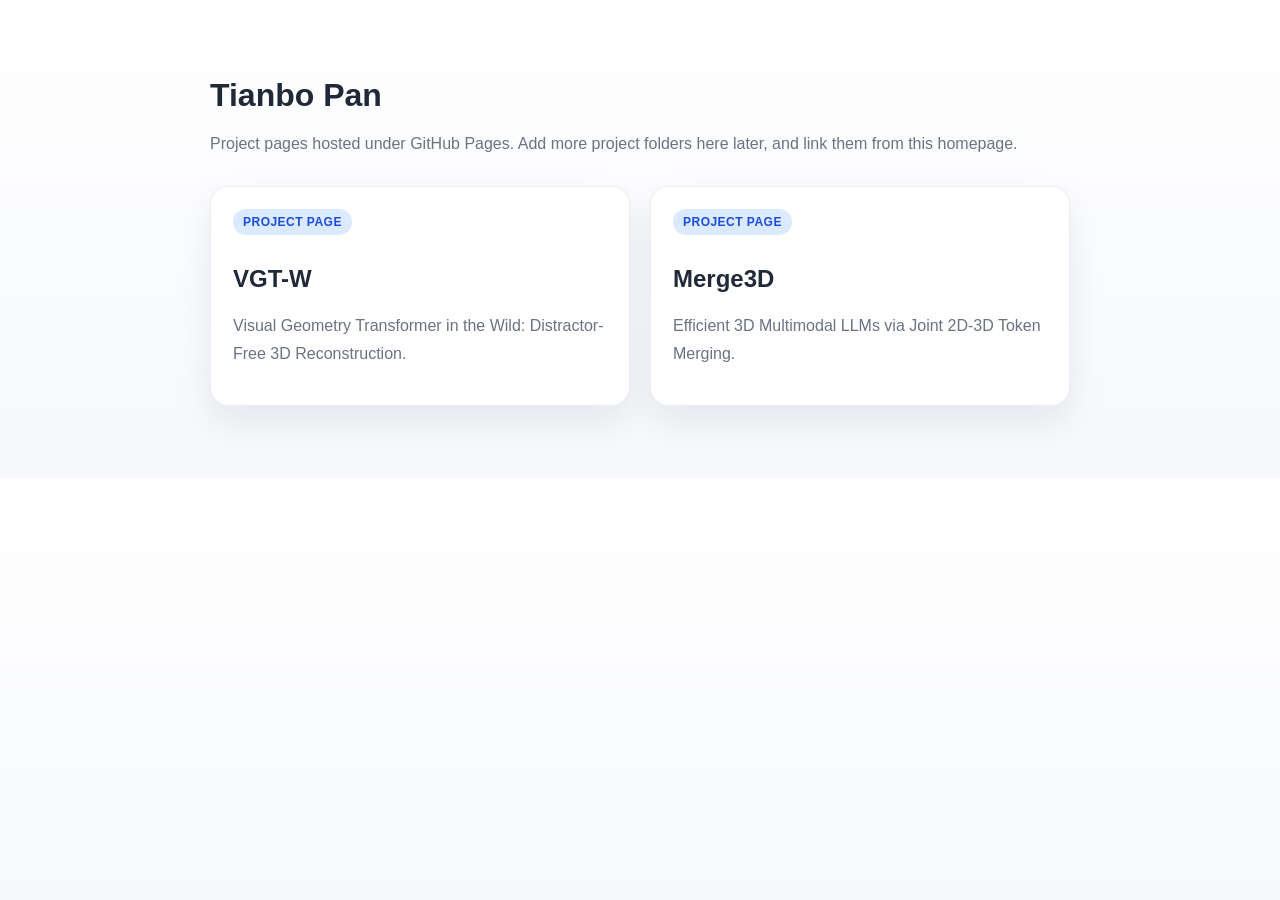
<file: index.html>
<!DOCTYPE html>
<html lang="en">
<head>
  <meta charset="utf-8">
  <meta name="viewport" content="width=device-width, initial-scale=1">
  <title>Tianbo Pan | Project Pages</title>
  <style>
    :root {
      color-scheme: light;
      --bg: #f6f8fc;
      --card: #ffffff;
      --text: #1f2937;
      --muted: #6b7280;
      --accent: #2563eb;
      --border: rgba(148, 163, 184, 0.2);
    }
    * { box-sizing: border-box; }
    body {
      margin: 0;
      font-family: Arial, sans-serif;
      color: var(--text);
      background: linear-gradient(180deg, #ffffff 0%, var(--bg) 100%);
    }
    main {
      max-width: 900px;
      margin: 0 auto;
      padding: 56px 20px 72px;
    }
    h1 { margin-bottom: 0.4rem; }
    p { color: var(--muted); line-height: 1.7; }
    .grid {
      display: grid;
      grid-template-columns: repeat(auto-fit, minmax(260px, 1fr));
      gap: 20px;
      margin-top: 28px;
    }
    .card {
      display: block;
      text-decoration: none;
      color: inherit;
      background: var(--card);
      border: 1px solid var(--border);
      border-radius: 18px;
      padding: 22px;
      box-shadow: 0 16px 36px rgba(15, 23, 42, 0.08);
    }
    .card:hover {
      transform: translateY(-2px);
      transition: 0.2s ease;
    }
    .tag {
      display: inline-block;
      margin-bottom: 10px;
      padding: 6px 10px;
      border-radius: 999px;
      background: #dbeafe;
      color: #1d4ed8;
      font-size: 12px;
      font-weight: 700;
      letter-spacing: 0.04em;
      text-transform: uppercase;
    }
  </style>
</head>
<body>
  <main>
    <h1>Tianbo Pan</h1>
    <p>Project pages hosted under GitHub Pages. Add more project folders here later, and link them from this homepage.</p>

    <div class="grid">
      <a class="card" href="./vgt-w/">
        <span class="tag">Project Page</span>
        <h2>VGT-W</h2>
        <p>Visual Geometry Transformer in the Wild: Distractor-Free 3D Reconstruction.</p>
      </a>
      <a class="card" href="./merge3d/">
        <span class="tag">Project Page</span>
        <h2>Merge3D</h2>
        <p>Efficient 3D Multimodal LLMs via Joint 2D-3D Token Merging.</p>
      </a>
    </div>
  </main>
</body>
</html>
</file>
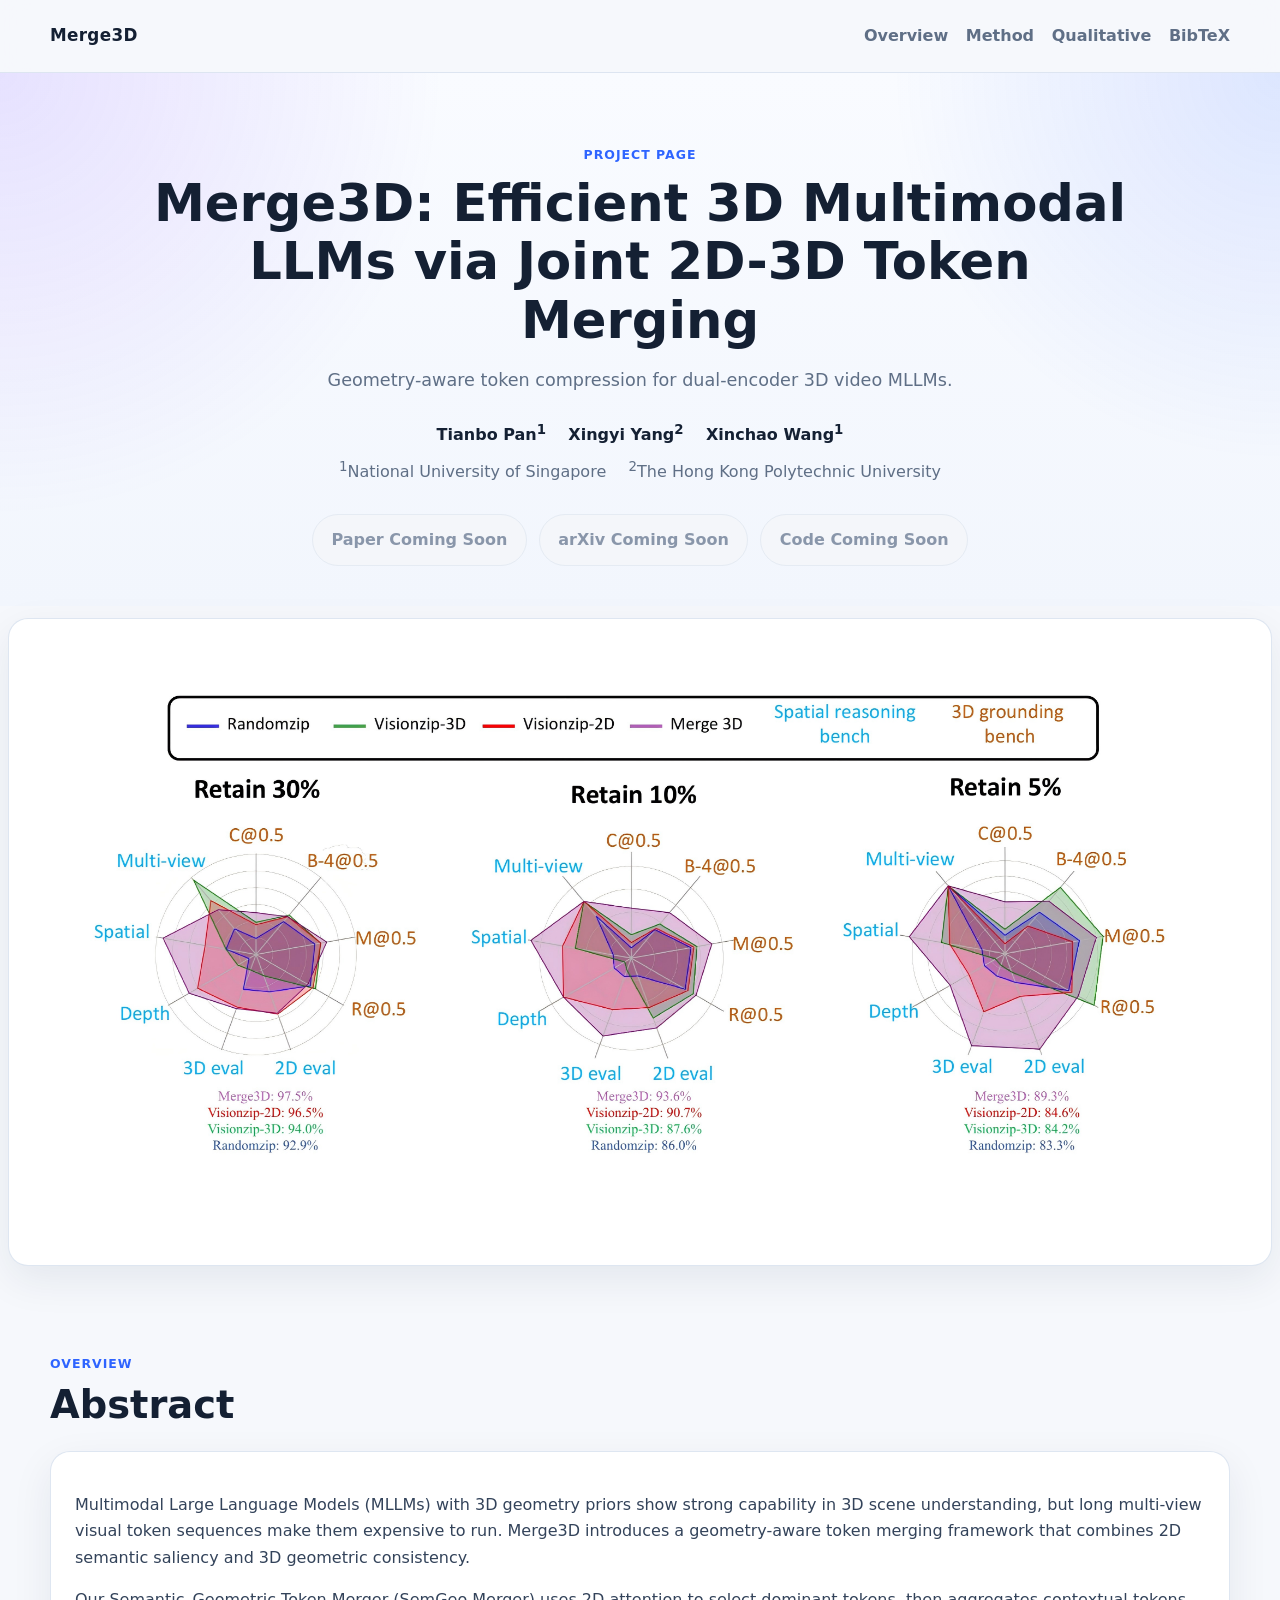
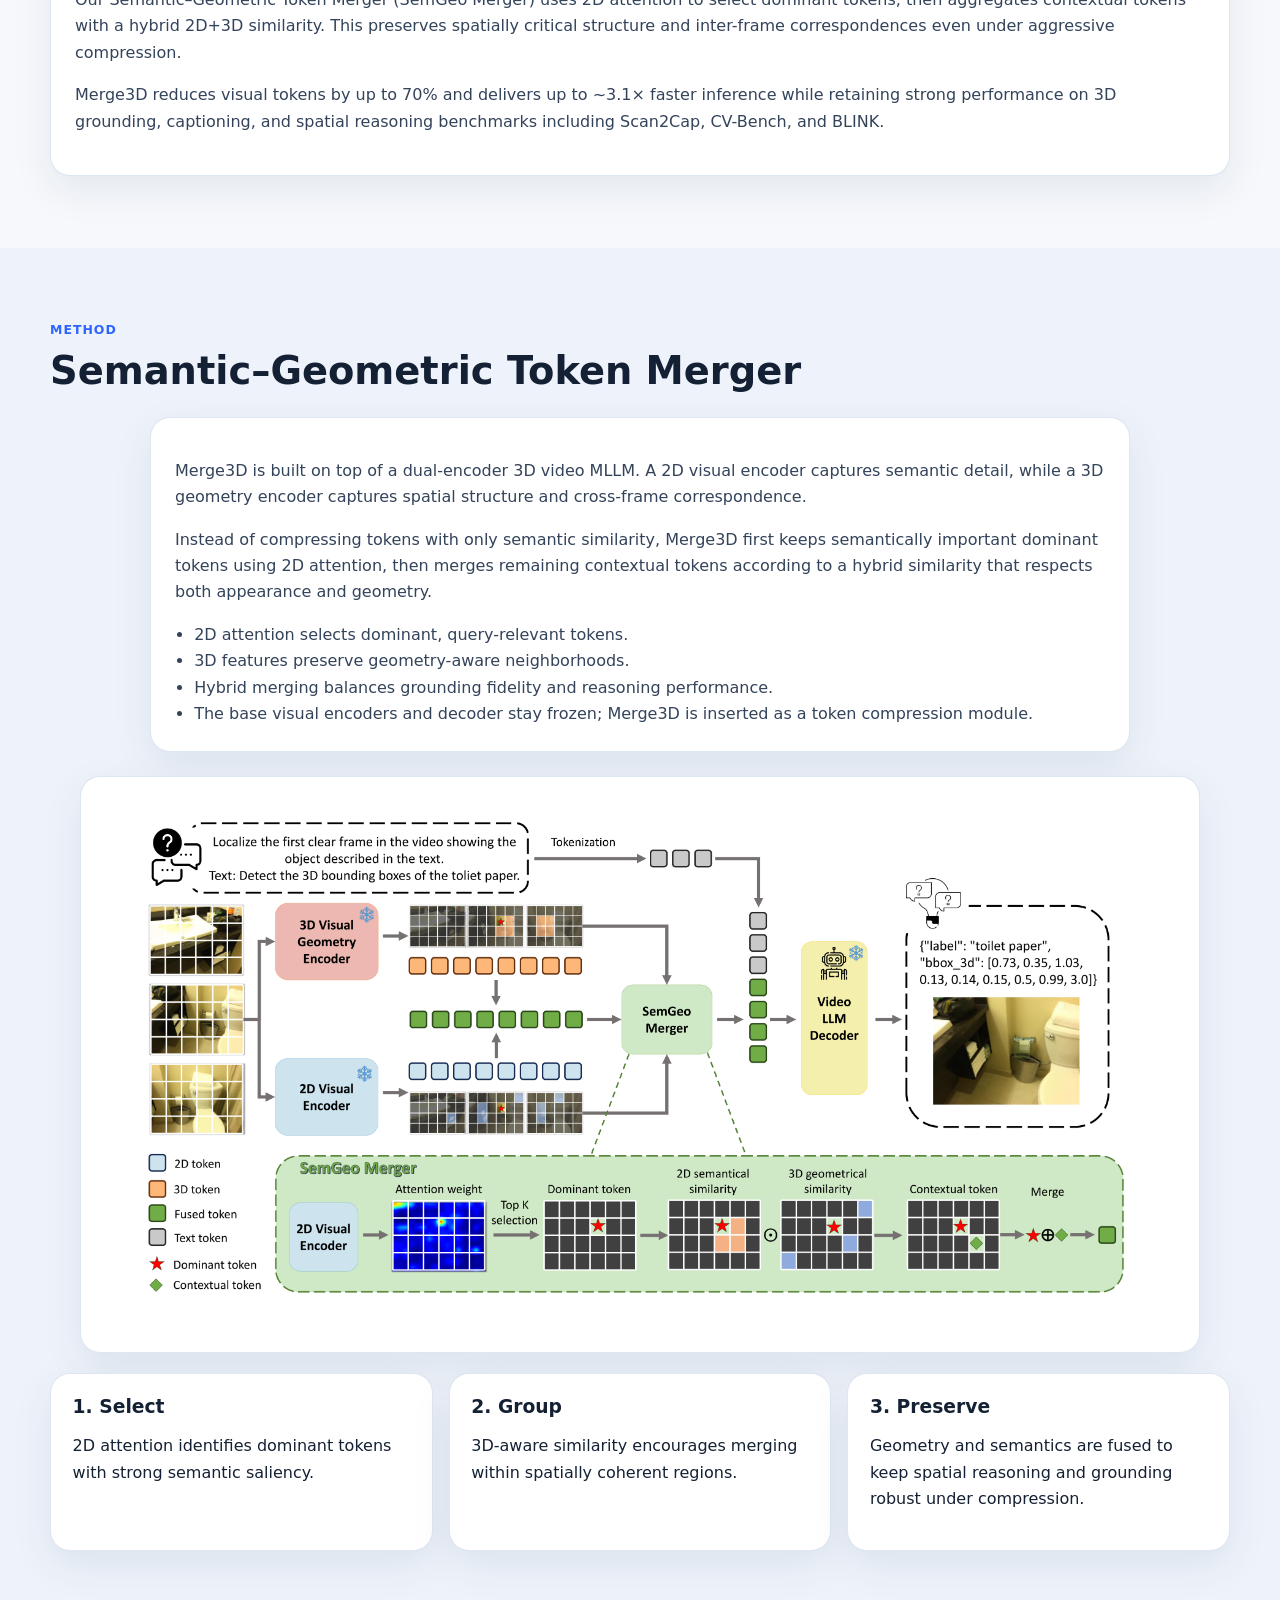
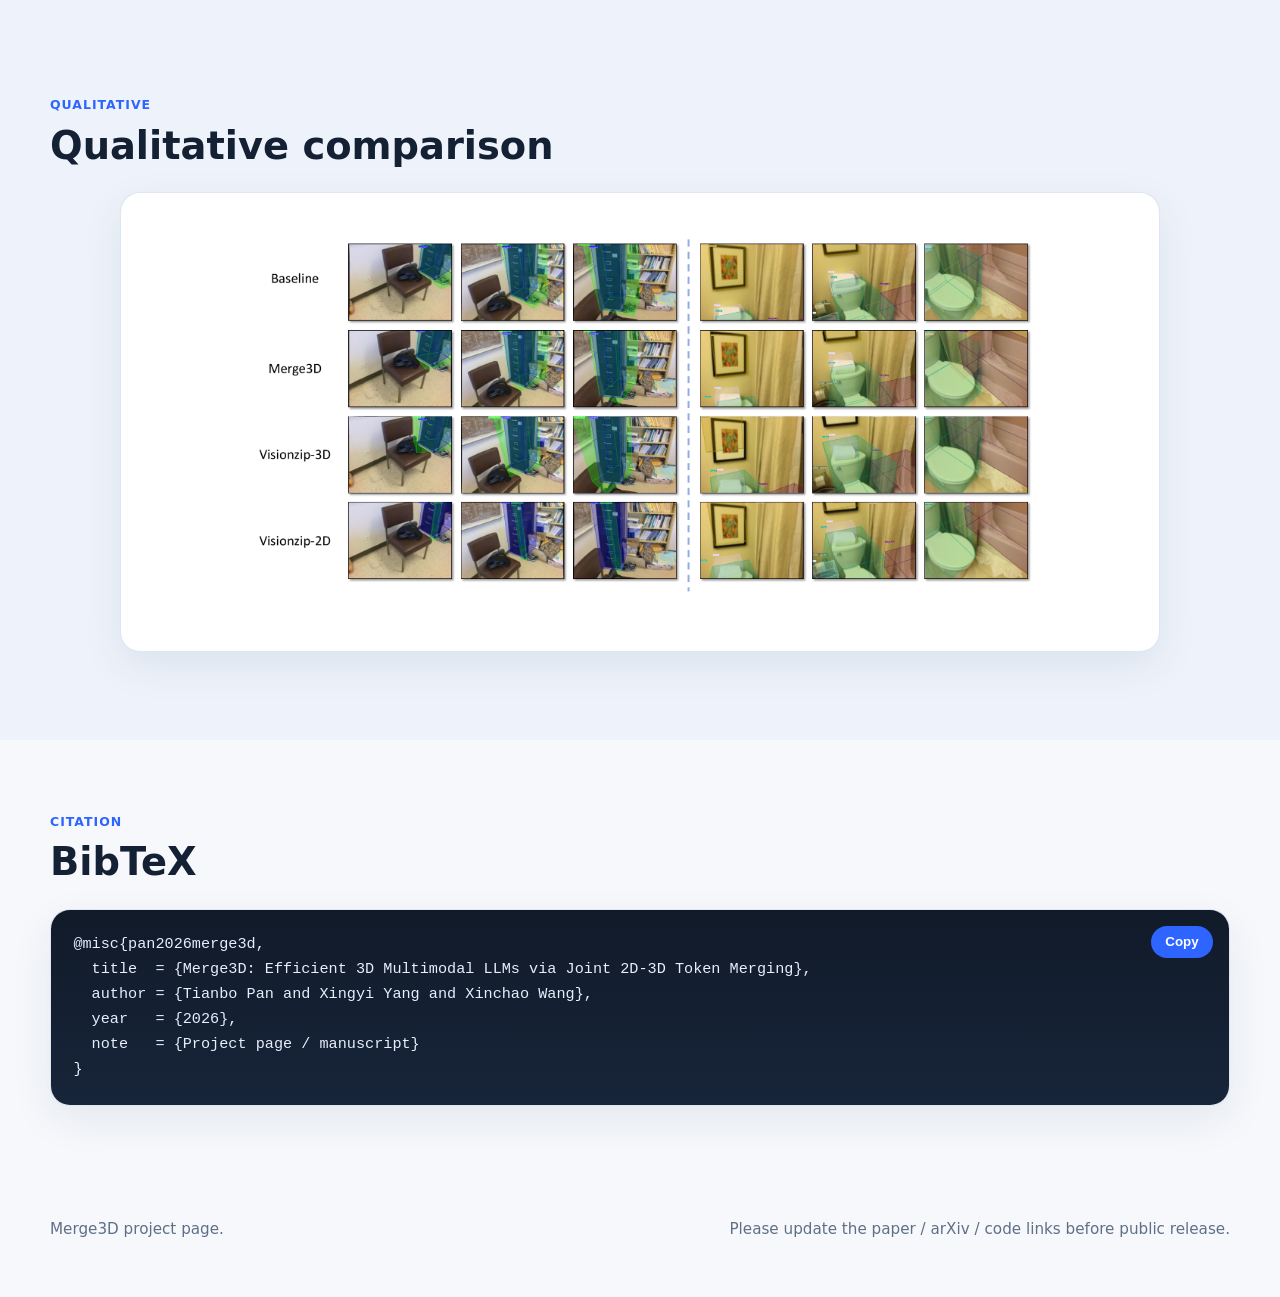
<file: merge3d/index.html>
<!DOCTYPE html>
<html lang="en">
  <head>
    <meta charset="UTF-8" />
    <meta name="viewport" content="width=device-width, initial-scale=1.0" />
    <title>Merge3D</title>
    <meta
      name="description"
      content="Merge3D: Efficient 3D Multimodal LLMs via Joint 2D-3D Token Merging"
    />
    <meta property="og:title" content="Merge3D" />
    <meta
      property="og:description"
      content="Merge3D: Efficient 3D Multimodal LLMs via Joint 2D-3D Token Merging"
    />
    <meta property="og:url" content="https://tianbo-pan.github.io/merge3d/" />
    <meta
      property="og:image"
      content="https://tianbo-pan.github.io/merge3d/assets/Teaser_figure.png"
    />
    <meta property="twitter:card" content="summary_large_image" />
    <link rel="canonical" href="https://tianbo-pan.github.io/merge3d/" />
    <link rel="stylesheet" href="./style.css" />
  </head>
  <body>
    <header class="site-header">
      <div class="container nav">
        <a class="brand" href="#home">Merge3D</a>
        <nav class="nav-links">
          <a href="#overview">Overview</a>
          <a href="#method">Method</a>
          <a href="#qualitative">Qualitative</a>
          <a href="#bibtex">BibTeX</a>
        </nav>
      </div>
    </header>

    <main>
      <section class="hero" id="home">
        <div class="container hero-inner">
          <p class="eyebrow">Project Page</p>
          <h1>
            Merge3D: Efficient 3D Multimodal LLMs via Joint 2D-3D Token
            Merging
          </h1>
          <p class="subtitle">
            Geometry-aware token compression for dual-encoder 3D video MLLMs.
          </p>

          <div class="authors">
            <span>Tianbo Pan<sup>1</sup></span>
            <span>Xingyi Yang<sup>2</sup></span>
            <span>Xinchao Wang<sup>1</sup></span>
          </div>
          <p class="affiliations">
            <span><sup>1</sup>National University of Singapore</span>
            <span><sup>2</sup>The Hong Kong Polytechnic University</span>
          </p>

          <div class="button-row">
            <span class="button button-disabled" aria-disabled="true">Paper Coming Soon</span>
            <span class="button button-disabled" aria-disabled="true">arXiv Coming Soon</span>
            <span class="button button-disabled" aria-disabled="true">Code Coming Soon</span>
          </div>
        </div>
      </section>

      <section class="section section-tight">
        <div class="container">
          <figure class="hero-figure">
            <img src="./assets/Teaser_figure.png" alt="Merge3D teaser figure" />
          </figure>
        </div>
      </section>

      <section class="section" id="overview">
        <div class="container">
          <div class="section-heading">
            <p class="eyebrow">Overview</p>
            <h2>Abstract</h2>
          </div>
          <div class="card prose">
            <p>
              Multimodal Large Language Models (MLLMs) with 3D geometry priors
              show strong capability in 3D scene understanding, but long
              multi-view visual token sequences make them expensive to run.
              Merge3D introduces a geometry-aware token merging framework that
              combines 2D semantic saliency and 3D geometric consistency.
            </p>
            <p>
              Our Semantic–Geometric Token Merger (SemGeo Merger) uses 2D
              attention to select dominant tokens, then aggregates contextual
              tokens with a hybrid 2D+3D similarity. This preserves spatially
              critical structure and inter-frame correspondences even under
              aggressive compression.
            </p>
            <p>
              Merge3D reduces visual tokens by up to 70% and delivers up to
              ~3.1× faster inference while retaining strong performance on 3D
              grounding, captioning, and spatial reasoning benchmarks including
              Scan2Cap, CV-Bench, and BLINK.
            </p>
          </div>
        </div>
      </section>

      <section class="section section-alt" id="method">
        <div class="container">
          <div class="section-heading">
            <p class="eyebrow">Method</p>
            <h2>Semantic–Geometric Token Merger</h2>
          </div>

          <div class="card prose method-copy">
            <p>
              Merge3D is built on top of a dual-encoder 3D video MLLM. A 2D
              visual encoder captures semantic detail, while a 3D geometry
              encoder captures spatial structure and cross-frame
              correspondence.
            </p>
            <p>
              Instead of compressing tokens with only semantic similarity,
              Merge3D first keeps semantically important dominant tokens using
              2D attention, then merges remaining contextual tokens according
              to a hybrid similarity that respects both appearance and
              geometry.
            </p>
            <ul class="feature-list">
              <li>2D attention selects dominant, query-relevant tokens.</li>
              <li>3D features preserve geometry-aware neighborhoods.</li>
              <li>
                Hybrid merging balances grounding fidelity and reasoning
                performance.
              </li>
              <li>
                The base visual encoders and decoder stay frozen; Merge3D is
                inserted as a token compression module.
              </li>
            </ul>
          </div>

          <figure class="image-card method-figure">
            <a href="./assets/pdfs/Framework.pdf" target="_blank" rel="noreferrer">
              <img src="./assets/Framework.png" alt="Merge3D framework" />
            </a>
          </figure>

          <div class="three-column">
            <article class="mini-card">
              <h3>1. Select</h3>
              <p>
                2D attention identifies dominant tokens with strong semantic
                saliency.
              </p>
            </article>
            <article class="mini-card">
              <h3>2. Group</h3>
              <p>
                3D-aware similarity encourages merging within spatially coherent
                regions.
              </p>
            </article>
            <article class="mini-card">
              <h3>3. Preserve</h3>
              <p>
                Geometry and semantics are fused to keep spatial reasoning and
                grounding robust under compression.
              </p>
            </article>
          </div>
        </div>
      </section>

      <section class="section section-alt" id="qualitative">
        <div class="container">
          <div class="section-heading">
            <p class="eyebrow">Qualitative</p>
            <h2>Qualitative comparison</h2>
          </div>

          <div class="single-figure-grid">
            <figure class="image-card single-figure-card">
              <a href="./assets/pdfs/Experiment_Comparison.pdf" target="_blank" rel="noreferrer">
                <img
                  src="./assets/Experiment_Comparison.png"
                  alt="Figure 4 qualitative comparison on 3D grounding"
                />
              </a>
            </figure>
          </div>
        </div>
      </section>

      <section class="section" id="bibtex">
        <div class="container">
          <div class="section-heading">
            <p class="eyebrow">Citation</p>
            <h2>BibTeX</h2>
          </div>

          <div class="bibtex-card">
            <button id="copy-bibtex" class="copy-button" type="button">
              Copy
            </button>
            <pre id="bibtex-block">@misc{pan2026merge3d,
  title  = {Merge3D: Efficient 3D Multimodal LLMs via Joint 2D-3D Token Merging},
  author = {Tianbo Pan and Xingyi Yang and Xinchao Wang},
  year   = {2026},
  note   = {Project page / manuscript}
}</pre>
          </div>
        </div>
      </section>
    </main>

    <footer class="site-footer">
      <div class="container footer-inner">
        <p>Merge3D project page.</p>
        <p>
          Please update the paper / arXiv / code links before public release.
        </p>
      </div>
    </footer>

    <script src="./script.js"></script>
  </body>
</html>
</file>
<file: merge3d/style.css>
:root {
  --bg: #f6f8fc;
  --bg-alt: #eef3fb;
  --surface: #ffffff;
  --surface-soft: #f8fbff;
  --text: #142033;
  --muted: #5f6f86;
  --line: #dbe4f0;
  --primary: #2e64ff;
  --primary-dark: #183eaa;
  --accent: #7c4dff;
  --shadow: 0 14px 40px rgba(18, 37, 63, 0.08);
  --radius: 20px;
  --container: 1180px;
}

* {
  box-sizing: border-box;
}

html {
  scroll-behavior: smooth;
}

body {
  margin: 0;
  font-family: Inter, ui-sans-serif, system-ui, -apple-system, BlinkMacSystemFont,
    "Segoe UI", sans-serif;
  color: var(--text);
  background: var(--bg);
  line-height: 1.65;
}

img {
  display: block;
  max-width: 100%;
}

a {
  color: inherit;
  text-decoration: none;
}

.container {
  width: min(calc(100% - 2rem), var(--container));
  margin: 0 auto;
}

.site-header {
  position: sticky;
  top: 0;
  z-index: 20;
  background: rgba(246, 248, 252, 0.88);
  backdrop-filter: blur(14px);
  border-bottom: 1px solid rgba(219, 228, 240, 0.9);
}

.nav {
  display: flex;
  align-items: center;
  justify-content: space-between;
  min-height: 72px;
  gap: 1rem;
}

.brand {
  font-weight: 800;
  font-size: 1.05rem;
  letter-spacing: 0.02em;
}

.nav-links {
  display: flex;
  gap: 1.1rem;
  flex-wrap: wrap;
}

.nav-links a {
  color: var(--muted);
  font-weight: 600;
}

.nav-links a:hover {
  color: var(--primary);
}

.hero {
  background:
    radial-gradient(circle at top left, rgba(124, 77, 255, 0.15), transparent 32%),
    radial-gradient(circle at top right, rgba(46, 100, 255, 0.14), transparent 28%),
    linear-gradient(180deg, #f9fbff 0%, #f2f6fd 100%);
  padding: 4.5rem 0 2.5rem;
}

.hero-inner {
  text-align: center;
}

.eyebrow {
  margin: 0 0 0.5rem;
  color: var(--primary);
  font-weight: 800;
  text-transform: uppercase;
  letter-spacing: 0.08em;
  font-size: 0.78rem;
}

h1,
h2,
h3 {
  line-height: 1.15;
  margin: 0;
}

h1 {
  max-width: 980px;
  margin: 0 auto;
  font-size: clamp(2rem, 4vw, 3.6rem);
}

.subtitle {
  max-width: 760px;
  margin: 1rem auto 1.5rem;
  color: var(--muted);
  font-size: 1.1rem;
}

.authors,
.affiliations {
  display: flex;
  justify-content: center;
  gap: 0.8rem 1.4rem;
  flex-wrap: wrap;
}

.authors {
  font-weight: 700;
}

.affiliations {
  margin-top: 0.45rem;
  color: var(--muted);
}

.button-row {
  display: flex;
  justify-content: center;
  gap: 0.75rem;
  flex-wrap: wrap;
  margin-top: 1.75rem;
}

.button {
  display: inline-flex;
  align-items: center;
  justify-content: center;
  min-height: 46px;
  padding: 0.75rem 1.15rem;
  border-radius: 999px;
  border: 1px solid var(--line);
  background: var(--surface);
  font-weight: 700;
  box-shadow: 0 8px 20px rgba(19, 37, 63, 0.06);
  transition: transform 0.18s ease, box-shadow 0.18s ease, border-color 0.18s ease;
}

.button:hover {
  transform: translateY(-1px);
  border-color: rgba(46, 100, 255, 0.35);
  box-shadow: 0 14px 30px rgba(19, 37, 63, 0.1);
}

.button-primary {
  background: linear-gradient(135deg, var(--primary) 0%, var(--accent) 100%);
  color: #fff;
  border-color: transparent;
}

.button-disabled {
  color: #8996aa;
  background: #f4f6fa;
  border-color: #e5ebf3;
  box-shadow: none;
  cursor: default;
}

.helper-text {
  margin: 1rem 0 0;
  color: var(--muted);
  font-size: 0.95rem;
}

.section {
  padding: 4.5rem 0;
}

.section-tight {
  padding-top: 0.75rem;
  padding-bottom: 1rem;
}

.section-tight .container {
  width: min(calc(100% - 1rem), 1380px);
}

.section-alt {
  background: var(--bg-alt);
}

.section-heading {
  margin-bottom: 1.5rem;
}

.section-heading h2 {
  font-size: clamp(1.7rem, 3vw, 2.5rem);
}

.hero-figure,
.card,
.image-card,
.result-card,
.mini-card,
.stat-card,
.bibtex-card {
  background: var(--surface);
  border: 1px solid rgba(219, 228, 240, 0.9);
  border-radius: var(--radius);
  box-shadow: var(--shadow);
}

.hero-figure,
.image-card {
  overflow: hidden;
}

.hero-figure {
  width: 100%;
  max-width: 1320px;
  margin: 0 auto;
  padding: 1rem;
  text-align: center;
}

.hero-figure img,
.image-card img {
  width: 100%;
  height: auto;
}

.hero-figure img {
  width: 100%;
  max-width: 1260px;
  margin: 0 auto;
}

.card {
  padding: 1.5rem 1.5rem;
}

.prose p,
.prose li {
  color: #33435a;
}

.prose p + p {
  margin-top: 0.85rem;
}

.stats-grid,
.three-column,
.results-cards,
.gallery-grid {
  display: grid;
  gap: 1rem;
}

.stats-grid {
  grid-template-columns: repeat(4, minmax(0, 1fr));
  margin-top: 1.25rem;
}

.stat-card,
.mini-card,
.result-card {
  padding: 1.35rem;
}

.stat-card h3,
.result-big {
  color: var(--primary-dark);
}

.stat-card h3 {
  font-size: 1.65rem;
  margin-bottom: 0.3rem;
}

.three-column {
  grid-template-columns: repeat(3, minmax(0, 1fr));
  margin-top: 1.25rem;
}

.feature-list {
  padding-left: 1.2rem;
  margin: 1rem 0 0;
}

.label {
  color: var(--muted);
  font-size: 0.9rem;
  font-weight: 700;
}

.method-copy {
  max-width: 980px;
  margin: 0 auto;
}

.method-figure {
  max-width: 1120px;
  margin: 1.5rem auto 0;
  padding: 1rem;
}

.gallery-grid {
  grid-template-columns: repeat(3, minmax(0, 1fr));
}

.single-figure-grid {
  max-width: 1120px;
  margin: 0 auto;
}

.single-figure-card {
  padding: 1rem;
}

.single-figure-card img {
  margin: 0 auto;
}

.bibtex-card {
  position: relative;
  overflow: hidden;
}

.copy-button {
  position: absolute;
  top: 1rem;
  right: 1rem;
  border: 0;
  background: var(--primary);
  color: #fff;
  border-radius: 999px;
  padding: 0.55rem 0.9rem;
  font-weight: 800;
  cursor: pointer;
}

pre {
  margin: 0;
  padding: 1.4rem;
  overflow-x: auto;
  background: linear-gradient(180deg, #111a29 0%, #17253a 100%);
  color: #e7eefb;
  font-size: 0.95rem;
}

.site-footer {
  padding: 1.5rem 0 2.5rem;
}

.footer-inner {
  display: flex;
  justify-content: space-between;
  gap: 1rem;
  flex-wrap: wrap;
  color: var(--muted);
  font-size: 0.95rem;
}

@media (max-width: 1000px) {
  .stats-grid,
  .gallery-grid,
  .three-column,
  .single-figure-grid {
    grid-template-columns: repeat(2, minmax(0, 1fr));
  }
}

@media (max-width: 700px) {
  .nav {
    flex-direction: column;
    justify-content: center;
    padding: 0.8rem 0;
  }

  .nav-links {
    justify-content: center;
  }

  .section {
    padding: 3.4rem 0;
  }

  .stats-grid,
  .gallery-grid,
  .three-column,
  .single-figure-grid {
    grid-template-columns: 1fr;
  }

  .card,
  .stat-card,
  .mini-card,
  .result-card {
    padding-left: 1rem;
    padding-right: 1rem;
  }

  .copy-button {
    position: static;
    margin: 1rem 1rem 0;
  }

  pre {
    padding-top: 0.8rem;
  }
}
</file>
